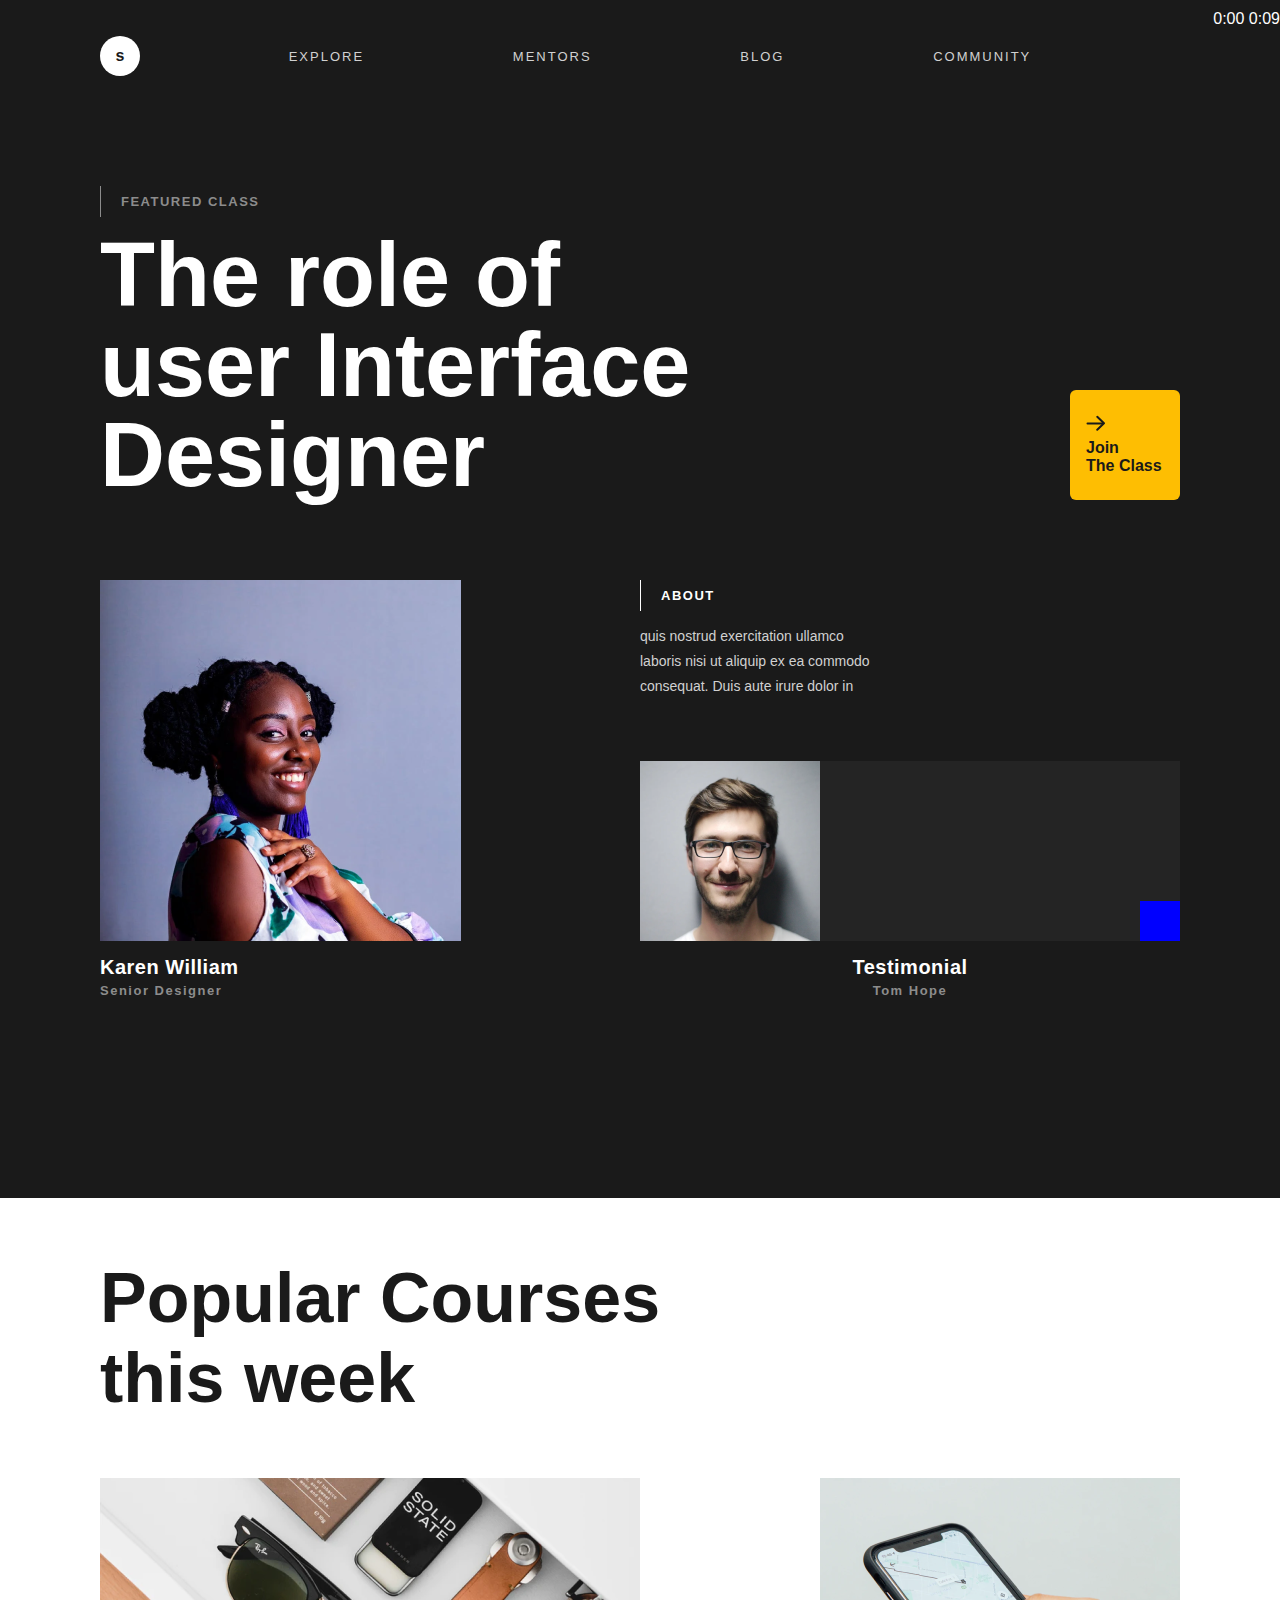
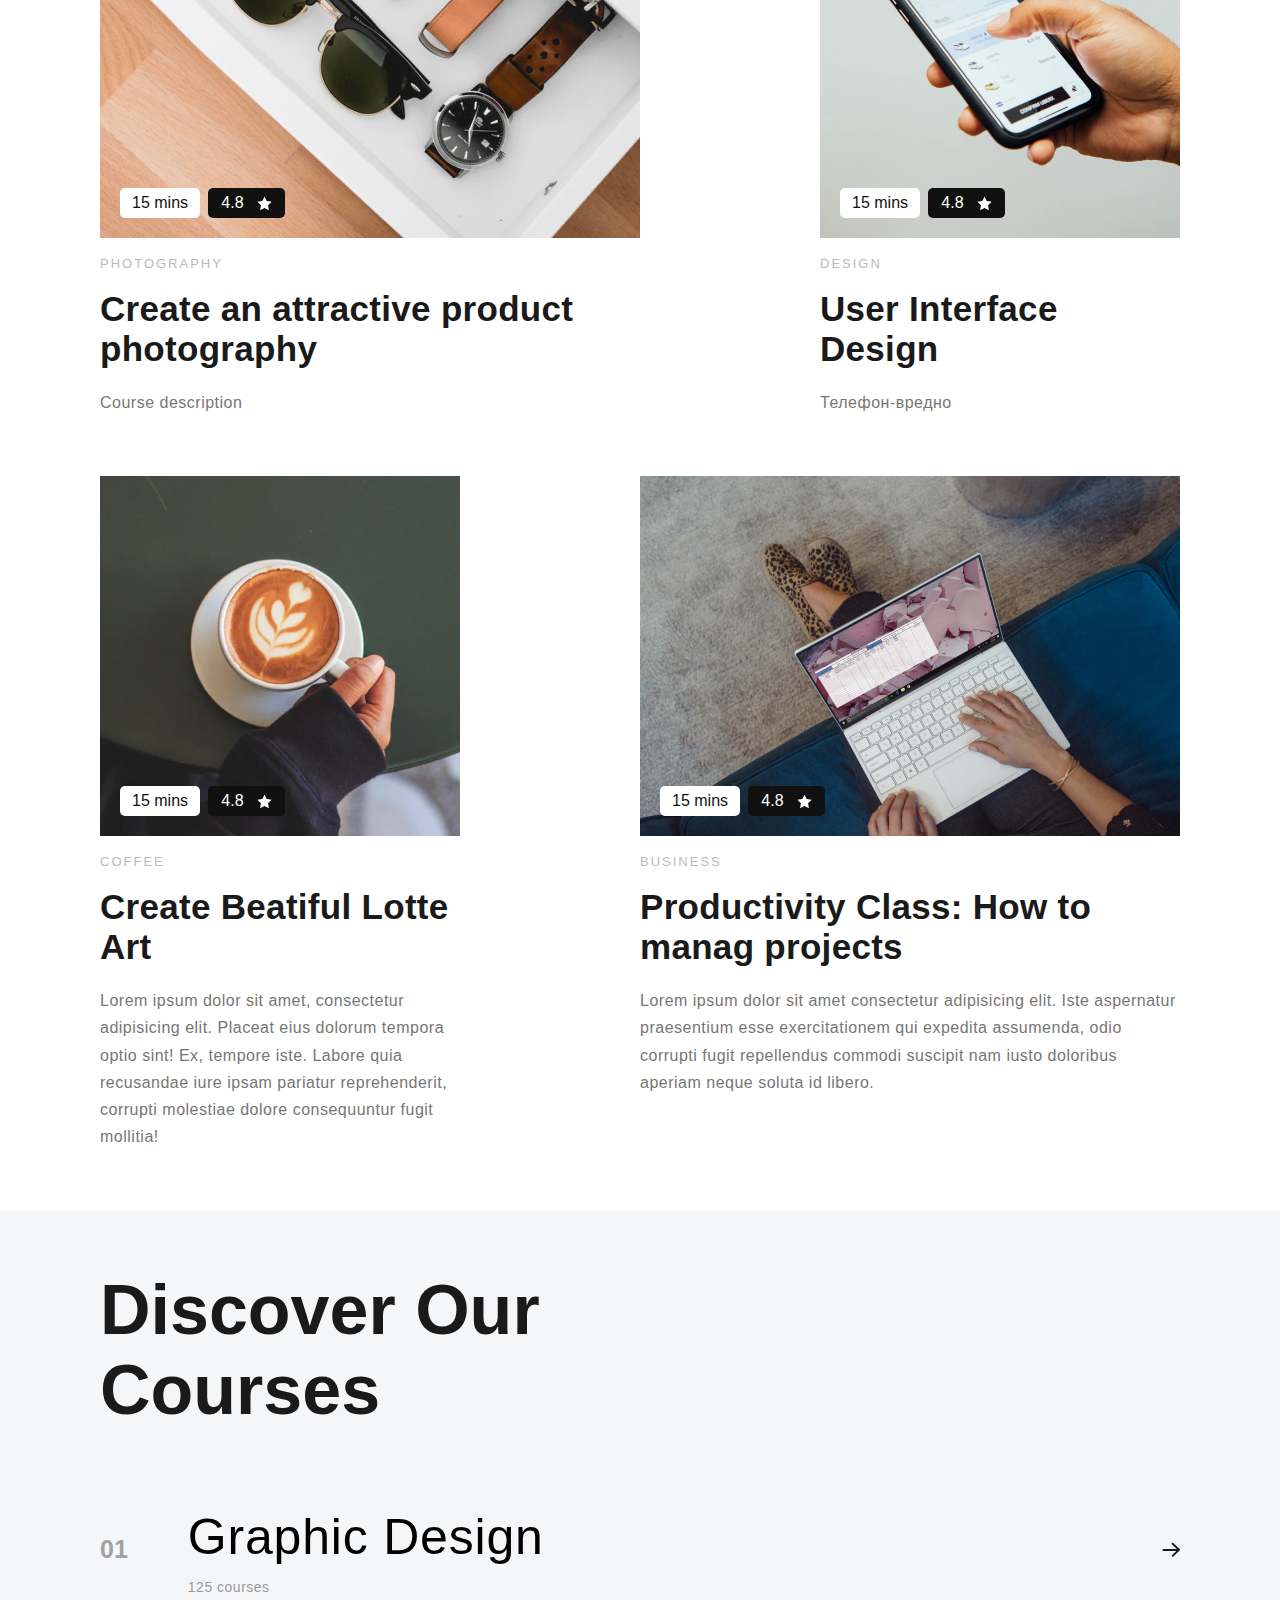
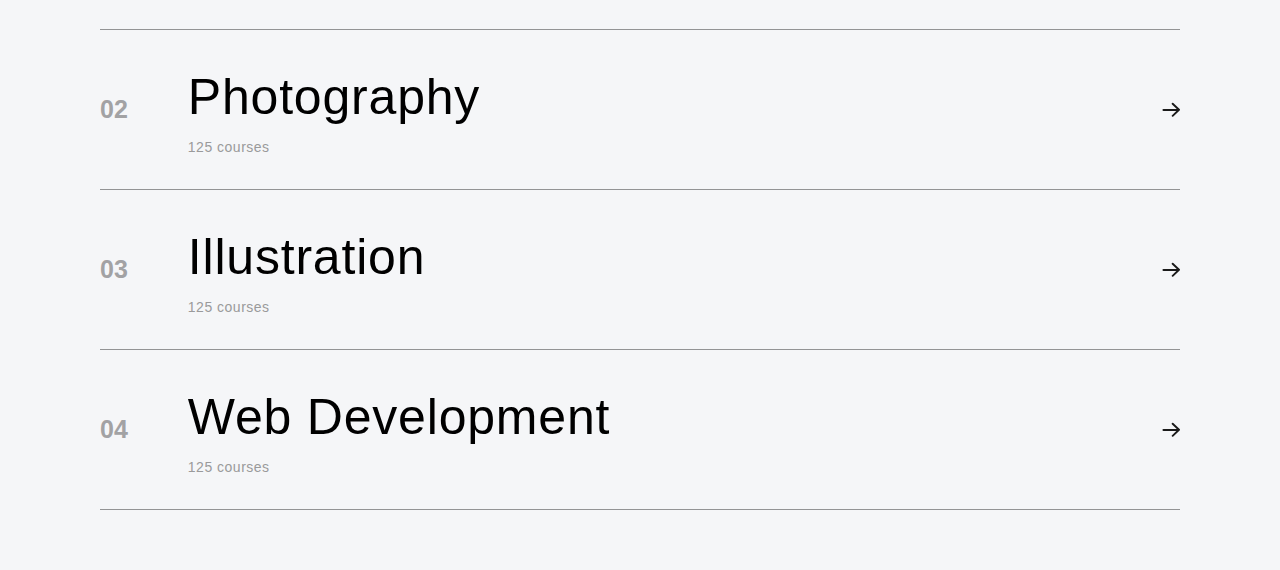
<file: index.html>
<!DOCTYPE html>
<html lang="en">
<head>
    <meta charset="UTF-8">
    <meta name="viewport" content="width=device-width, initial-scale=1.0">
    <title>Visitka</title>
    <link rel="stylesheet" href="style.css">
</head>
<body>
    <header class="header">
        <div class="container">
            <nav class="navigation">
                <a href="index.html" class="logo">s</a>
                <a href="/" class="mob-btn"></a>
                <ul class="navigation-holder">
                    <li class="nav-links"><a href="explore.html">Explore</a></li>
                    <li class="nav-links"><a href="mentors.html">Mentors</a></li>
                    <li class="nav-links"><a href="blog.html">Blog</a></li>
                    <li class="nav-links"><a href="community.html">Community</a></li>
                </ul>    
            </nav>
            <section class="header-title">
                <span class="header-subtitle-text">featured class</span>
                <h1 class="header-title-text">
                    The role of
                    user Interface
                    Designer
                </h1>
                <a href="" class="join"><img src="img/icons/arrow.svg" alt="">
                <span class="join-text">Join <br> The Class</span>
                </a>
            </section>
            <section class="header-info-block">
                <div class="card-info">
                    <img src="img/girl-avatar.png" alt="" class="card-info-img">
                    <h2 class="info-title">Karen William</h2>
                    <span class="info-subtitle">Senior Designer</span>
                </div>
                <div class="card-about">
                    <div class="about-text-wrapper">
                        <span class="about-subtitle-text">About</span>
                        <p class="about-desc">quis nostrud exercitation ullamco
                            laboris nisi ut aliquip ex ea commodo
                            consequat. Duis aute irure dolor in
                        </p>
                    </div>
                    <div class="audio-holder">
                        <div class="audio-block">
                            <img src="img/man-avatar.png" alt="">
                            <div class="audio-container">
                                <div class="control">
                                    <i class="fi-rr-play" id="playPause"></i>
                                </div>
                                <div id="wave"></div>
                            </div>
                        </div>
                    </div>
                    <div class="audio-author">

                    <div>
                    <h2 class="about-title">Testimonial</h2>
                    <span class="about-subtitle">Tom Hope</span>
                    </div>
                    <div class="time">
                        <span id="current">0:00</span>
                        <span id="duration">0:00</span>
                    </div>
                    </div>
                </div>
            </section>
        </div>
    </header>
    <main class="main-container">
        <div class="container">
            <section class="course">
                <h1 class="course-section-title">Popular Courses <br> this week</h1>

                <section class="course-row">
                    <div class="course-card card-big">
                        <div class="img-container img-card-1">
                            <span class="btn-time"> 15 mins</span>
                            <span class="btn-raiting">
                                4.8
                                <img src="img/icons/star.svg" width="15" height="15">
                            </span>
                        </div>
                        <div class="info-container">
                            <h4 class="course-category">PHOTOGRAPHY</h4>
                            <h2 class="course-title">Create an attractive product photography</h2>
                            <p class="course-desc">Course description</p>
                        </div>
                    </div>
                    <div class="course-card card-small">
                        <div class="img-container img-card-2">
                            <span class="btn-time">15 mins</span>
                            <span class="btn-raiting">
                                4.8
                                <img src="img/icons/star.svg" width="15" height="15">
                            </span>
                        </div>

                        <div class="info-container">
                            <h4 class="course-category">DESIGN</h4>

                            <h2 class="course-title">User Interface Design</h2>

                            <p class="course-desc">Телефон-вредно</p>

                        </div>
                    </div>
                </section>

                <section class="course-row">
                    <div class="course-card card-small">
                        <div class="img-container img-card-3">
                            <span class="btn-time">15 mins</span>
                            <span class="btn-raiting">
                                4.8
                                <img src="img/icons/star.svg" width="15" height="15">
                            </span>
                        </div>

                        <div class="info-container">
                            <h4 class="course-category">COFFEE</h4>

                            <h2 class="course-title">Create Beatiful Lotte Art</h2>

                            <p class="course-desc">Lorem ipsum dolor sit amet, consectetur adipisicing elit. Placeat eius dolorum tempora optio sint! Ex, tempore iste. Labore quia recusandae iure ipsam pariatur reprehenderit, corrupti molestiae dolore consequuntur fugit mollitia!</p>

                        </div>
                    </div>
                    <div class="course-card card-big">
                        <div class="img-container img-card-4">
                            <span class="btn-time"> 15 mins</span>
                            <span class="btn-raiting">
                                4.8
                                <img src="img/icons/star.svg" width="15" height="15">
                            </span>
                        </div>
                        <div class="info-container">
                            <h4 class="course-category">BUSINESS</h4>
                            <h2 class="course-title">Productivity Class: How to manag projects</h2>
                            <p class="course-desc">Lorem ipsum dolor sit amet consectetur adipisicing elit. Iste aspernatur praesentium esse exercitationem qui expedita assumenda, odio corrupti fugit repellendus commodi suscipit nam iusto doloribus aperiam neque soluta id libero.</p>
                        </div>
                    </div>
                </section>

            </section>
        </div>
    </main>

<footer class="footer">
    <div class="container">
        <section class="courses-info">

            <h1 class="course-info-title">Discover Our <br> Courses</h1>
            <section class="footer-row">
                <div class="left-block">
                    <h4 class="course-number">01</h4>
                    <div class=" course-block">
                        <h2 class="course-name">Graphic Design</h2>
                        <span class="course-count"> 125 courses</span>
                    </div>
                </div>
                <img src="img/icons/arrow.svg" width="18">
            </section>

            <section class="footer-row">
                <div class="left-block">
                    <h4 class="course-number">02</h4>
                    <div class=" course-block">
                        <h2 class="course-name">Photography</h2>
                        <span class="course-count"> 125 courses</span>
                    </div>
                </div>
                <img src="img/icons/arrow.svg" width="18">
            </section>
            <section class="footer-row">
                <div class="left-block">
                    <h4 class="course-number">03</h4>
                    <div class=" course-block">
                        <h2 class="course-name">Illustration</h2>
                        <span class="course-count"> 125 courses</span>
                    </div>
                </div>
                <img src="img/icons/arrow.svg" width="18">
            </section>

            <section class="footer-row">
                <div class="left-block">
                    <h4 class="course-number">04</h4>
                    <div class=" course-block">
                        <h2 class="course-name">Web Development</h2>
                        <span class="course-count"> 125 courses</span>
                    </div>
                </div>
                <img src="img/icons/arrow.svg" width="18">
            </section>
        </section>
    </div>
</footer>

    <script src="wavesurfer.js"></script>
    <script src="media.js"></script>
</body>
</html>
</file>
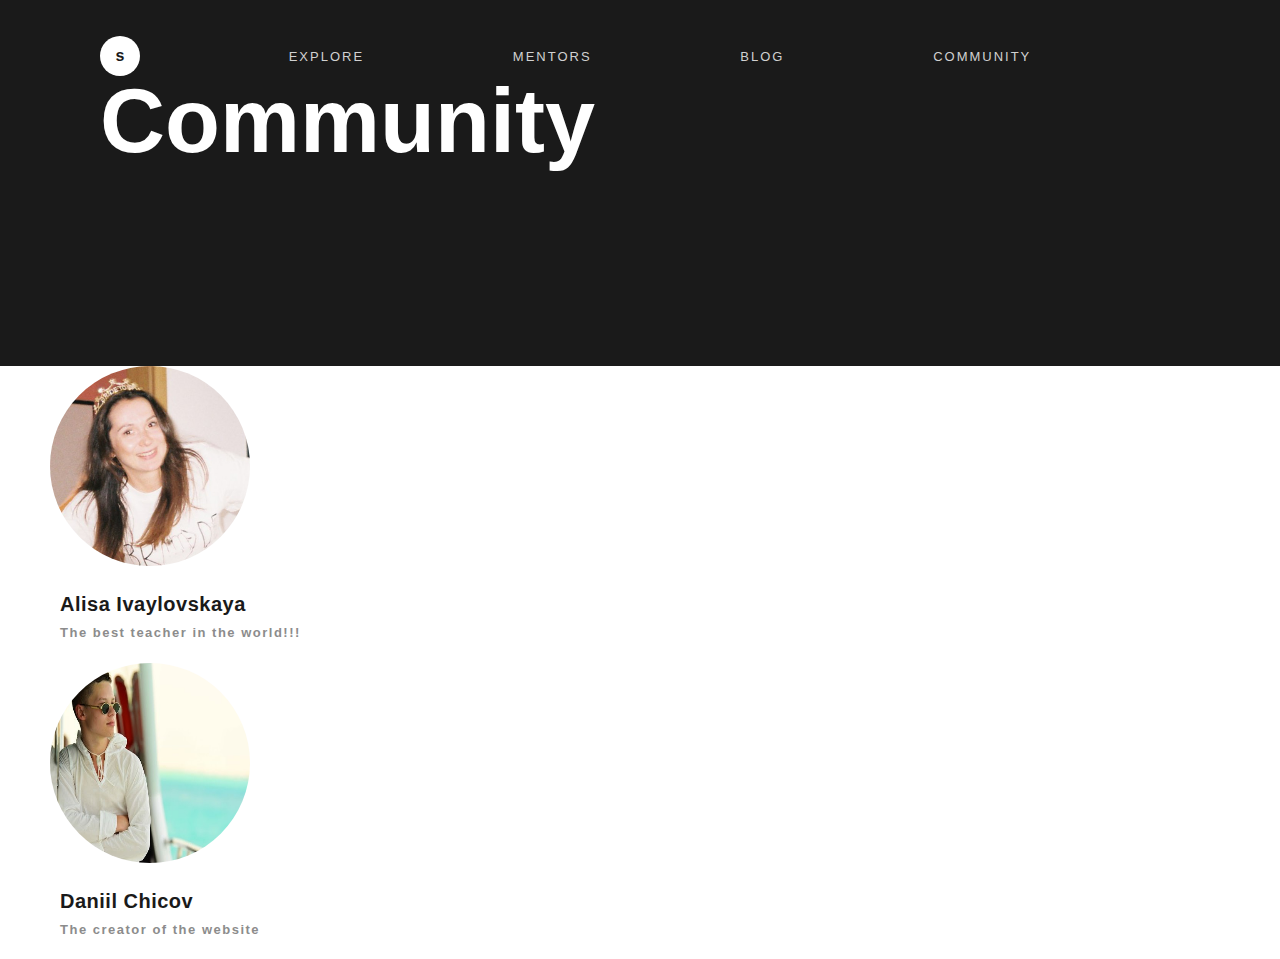
<file: community.html>
<!DOCTYPE html>
<html lang="en">
<head>
    <meta charset="UTF-8">
    <meta name="viewport" content="width=device-width, initial-scale=1.0">
    <title>Visitka</title>
    <link rel="stylesheet" href="style.css">
</head>
<body>
    <header class="header">
        <div class="container">
            <nav class="navigation">
                <a href="index.html" class="logo">s</a>
                <a href="/" class="mob-btn"></a>
                <ul class="navigation-holder">
                    <li class="nav-links"><a href="explore.html">Explore</a></li>
                    <li class="nav-links"><a href="mentors.html">Mentors</a></li>
                    <li class="nav-links"><a href="blog.html">Blog</a></li>
                    <li class="nav-links"><a href="community.html">Community</a></li>
                </ul>    
            </nav>
            <h1 class="header-title-text">
                Community
            </h1>
    </header>
    <section class="info-container">
        <div class="left-block">
            <div class="course-title">
                <img class="mentor-img" src="img/o.jpg">
                        <div class="course-block">
                            <h4 class="mentor-title">Alisa Ivaylovskaya</h4>
                            <span class="mentor-subtitle">The best teacher in the world!!!</span>
                        </div>
            </div>
        </div>
        <div class="left-block">
            <div class="course-title">
                <img class="mentor-img" src="img/p.jpg">
                <div class="course-block">
                    <h4 class="mentor-title">Daniil Chicov</h4>
                    <span class="mentor-subtitle">The creator of the website</span>
                </div>
            </div>
        </div>
    </section>
</div>
</body>
</file>
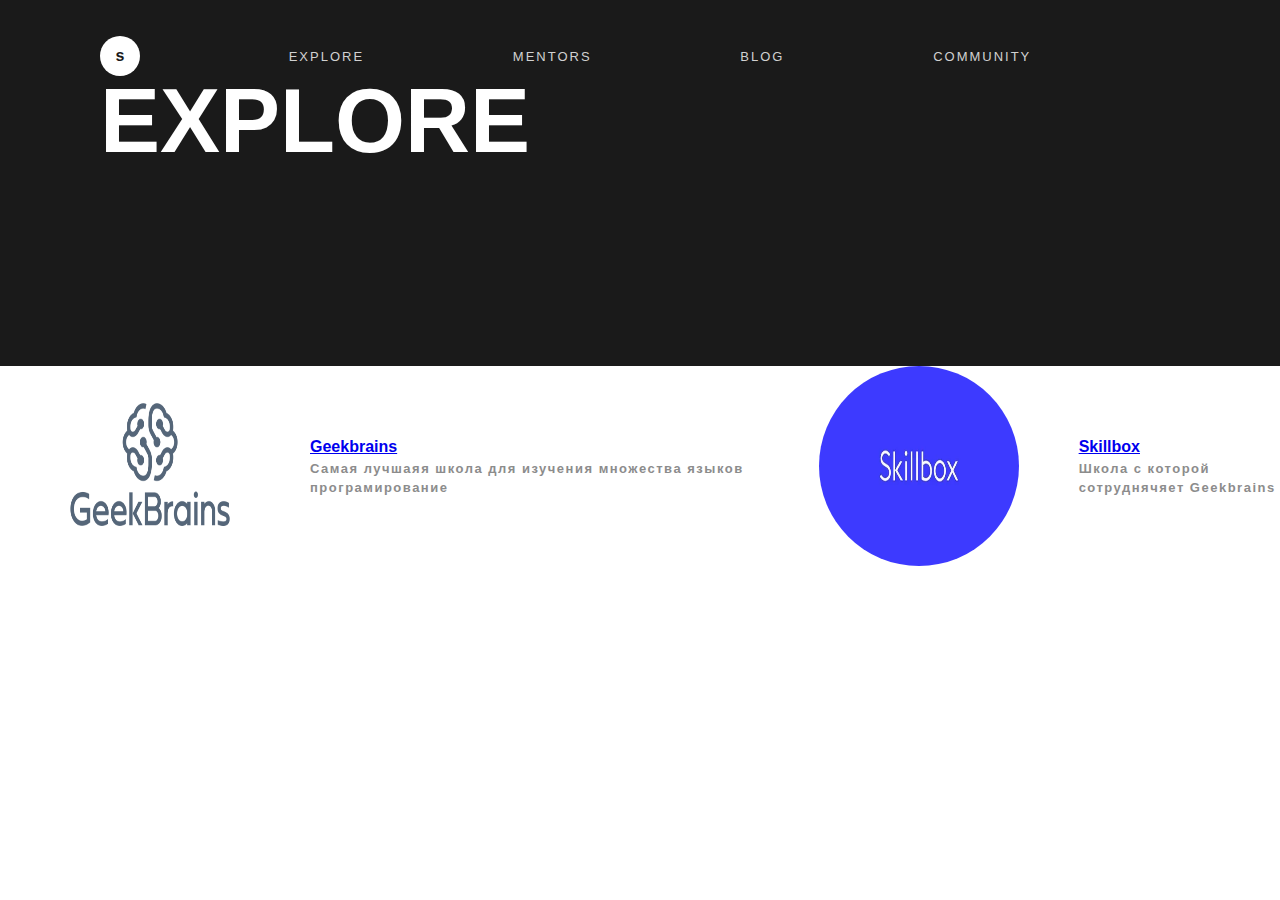
<file: explore.html>
<!DOCTYPE html>
<html lang="en">
<head>
    <meta charset="UTF-8">
    <meta name="viewport" content="width=device-width, initial-scale=1.0">
    <title>Visitka</title>
    <link rel="stylesheet" href="style.css">
</head>
<body>
    <header class="header">
        <div class="container">
            <nav class="navigation">
                <a href="index.html" class="logo">s</a>
                <a href="/" class="mob-btn"></a>
                <ul class="navigation-holder">
                    <li class="nav-links"><a href="explore.html">Explore</a></li>
                    <li class="nav-links"><a href="mentors.html">Mentors</a></li>
                    <li class="nav-links"><a href="blog.html">Blog</a></li>
                    <li class="nav-links"><a href="community.html">Community</a></li>
                </ul>    
            </nav>
            <h1 class="header-title-text">
                EXPLORE
            </h1>
    </header>
    <section class="info-container">
        <div class="left-block">
            <img class="mentor-img" src="img/geekbrains.png" alt="">
            <div class="course-block">
                <a href="https://gb.ru/"><h4 class="title">Geekbrains</h4></a>
                <span class="mentor-subtitle">Самая лучшаяя школа для изучения 
                    множества языков програмирование</span>
            </div>
        <div class="left-block">
            <img class="mentor-img" src="img/i.webp" alt="">
            <div class="course-block">
                <a href="https://skillbox.ru/sale/main/?utm_source=yandex&utm_medium=cpc&utm_campaign=all_all_yandex_cpc_poisk_sale_ru_brand_skillbox_86675624&utm_content=adg_5179625526%7Cad_13965453067%7Cph_47615222873%7Ckey_---autotargeting%7Cdev_desktop%7Cpst_premium_1%7Crgnid_10841_Ярославская%20область%7Cplacement_none%7Ccreative_%7Bcreative_name%7D&utm_term=-
                --autotargeting%2F&yclid=527745065873309695"><h4 class="title">Skillbox</h4></a>
                <span class="mentor-subtitle">Школа с которой сотруднячяет Geekbrains</span>
            </div>
        </div>

    </section>

        </div>



    
</body>
</file>
<file: style.css>
@import url('https://cdn-uicons.flaticon.com/uicons-regular-rounded/css/uicons-regular-rounded.css');
* {
    box-sizing: border-box;
    margin: 0;
    font-family: Arial, Helvetica, sans-serif;
}

.container {
    max-width: 1080px;
    margin: 0 auto;
}

.header {
    background-color: #1a1a1a;
    padding-top: 36px;
    padding-bottom: 200px;
}

.navigation {
    display: flex;
    justify-content: space-between;
    align-items: center;
}

.logo {
    width: 40px;
    height: 40px;
    border-radius: 50%;
    background-color: #fff;
    display: flex;
    justify-content: center;
    align-items: center;
    text-decoration: none;
    color: #1a1a1a;
    font-weight: bold;
}

.navigation-holder {
    list-style-type: none;
    padding: 0;
    display: flex;
    flex-grow: 1;
    justify-content: space-evenly;
}

.nav-links a {
    text-decoration: none;
    color: #d1d1d1;
    text-transform: uppercase;
    letter-spacing: 2px;
    font-size: 13px;
}

.header-title {
    margin-top: 110px;
    margin-bottom: 80px;
    position: relative;
}

.header-subtitle-text {
    display: inline-block;
    border-left: 1px solid #8c8c8c;
    padding: 8px 0 8px 20px;
    color: #8c8c8c;
    font-weight: bold;
    text-transform: uppercase;
    font-size: 13px;
    margin-bottom: 13px;
    letter-spacing: 1.5px;
}

.header-title-text {
    font-size: 90px;
    font-weight: bold;
    color: #fff;
    max-width: 620px;
    line-height: 1;
}

.join {
    background-color: #FEBE02;
    position: absolute;
    right: 0;
    bottom: 0;
    width:  110px;
    height: 110px;
    padding: 16px;
    display: flex;
    flex-direction: column;
    justify-content: space-evenly;
    align-items: flex-start;
    text-decoration: none;
    color: #1a1a1a;
    font-weight: bold;
    border-radius: 6px;
}

.header-info-block {
    display: flex;
    justify-content: space-between;
}

.card-info {
    max-width: 361px;
}

.card-info-img {
    display: flex;
}

.info-title {
    font-size: 20px;
    font-weight: bold;
    color: #fff;
    letter-spacing: 0.5px;
    margin-top: 15px;
    margin-bottom: 4px;
}

.info-subtitle {
    font-size: 13px;
    color: #8c8c8c;
    font-weight: bold;
    letter-spacing: 1.5px;
    display: block;
}

.about-subtitle-text {
    display: inline-block;
    border-left: 1px solid #fff;
    padding: 8px 0 8px 20px;
    color: #fff;
    font-weight: bold;
    text-transform: uppercase;
    font-size: 13px;
    letter-spacing: 1.5px;
    margin-bottom: 13px;
}

.about-desc {
    color: #d1d1d1;
    max-width: 240px;
    font-size: 14px;
    line-height: 1.8;
}


.audio-holder {
    width: 540px;
}

.audio-block {
    background-color: #242424;
    display: flex;
    margin-top: 61px;
}

.audio-container {
    display:  flex;
    align-items: center;
    justify-content: center;
    flex: 1;
    position: relative;
    padding: 0 34px;
}

.audio-detail {
    flex: 1;
}

.control {
    position: absolute;
    right: 0;
    bottom: 0;
}

.control i {
    width: 40px;
    height: 40px;
    display: flex;
    justify-content: center;
    align-items: center;
    font-size: 1.25rem;
    background-color: blue;
    color: white;
    cursor: pointer;
}

.audio-autgot {
    display: flex;
    justify-content: center;
    position: relative;
}

.time {
    color: #fff;
    position: absolute;
    top: 10px;
    right: 0;
}


.play-btn {
    display: flex;
    background-color: blue;
    width: 40px;
    height: 40px;
    align-items: center;
    justify-content: center;
    position:absolute;
    right: 0;
    bottom: 0;
}

.about-title { 
    font-size: 20px;
    font-weight: bold;
    color: #fff;
    letter-spacing: 0.5px;
    margin-top: 15px;
    margin-bottom: 4px;
    text-align: center;
}

.about-subtitle {
    font-size: 13px;
    color: #8c8c8c;
    font-weight: bold;
    letter-spacing: 1.5px;
    text-align: center;
    display: block;
}

.course-section-title {
    font-weight: 600;
    font-size: 70px;
    color: #1a1a1a;
    margin: 60px 0;
}

.course-row {
    display: flex;
    justify-content: space-between;
    margin-bottom: 60px;
}

.card-big {
    width: 540px;
}

.card-small {
    width: 360px;
}

.img-container {
    background-size: cover;
    background-position: center;
    background-repeat: no-repeat;
    height: 360px;
    display: flex;
    flex-direction: row;
    align-items: flex-end;
    padding-bottom: 20px;
    padding-left: 20px;
}



.btn-time {
    background-color: #fff;
    border-radius: 5px;
    color: #111;
    padding: 6px 12px;
    display: inline-block;
    margin-right: 8px;
}

.btn-raiting {
    width: 77px;
    background-color: #111;
    border-radius: 5px;
    color: #fff;
    padding: 6px 0px;
    display: inline-flex;
    align-items: center;
    justify-content: space-evenly;
}

.course-category {
    font-size: 13px;
    letter-spacing: 2px;
    color: #bababa;
    font-weight: 400;
    margin: 18px 0;
}

.course-title {
    font-size: 35px;
    font-weight: bold;
    letter-spacing: 0.3px;
    color: #1a1a1a;
    margin-bottom: 20px;
}


.course-desc {
    font-size: 16px;
    font-weight: 400;
    color: #767676;
    line-height: 1.7;
    letter-spacing: 0.5px;
}

.img-card-1 {background-image: url(img/card-1.png);}
.img-card-2 {background-image: url(img/card-2.png);}
.img-card-3 {background-image: url(img/card-3.png);}
.img-card-4 {background-image: url(img/card-4.png);}


.footer {
    background-color: #f5f6f8;
    padding: 60px 0;
}

.course-info-title {
    font-weight: 600;
    font-size: 70px;
    color: #1a1a1a;
    padding-bottom: 40px;
}

.footer-row {
    display: flex;
    justify-content: space-between;
    align-items: center;
    border-bottom: 1px solid #939495;
    padding: 30px 0;
}

.left-block {
    display: flex;
    align-items: center;
}

.course-number {
    font-style: normal;
    font-weight: 600;
    font-size: 25px;
    color: #a2a2a4;
}

.course-block {
    margin-left: 60px;
    line-height: 1.5;
}

.course-name {
    font-style: normal;
    font-weight: 400;
    font-size: 50px;
    letter-spacing: 0.8px;
    color: #000000;
}

.course-count {
    font-style: normal;
    font-weight: 400;
    font-size: 14px;
    letter-spacing: 0.5px;
    color: #9a9a9b;  ;
}

.mob-btn {
    display: none;
}



@media (max-width: 1120px){
.container{
    padding: 0 20px;
}
}

@media (max-width: 992px){
.header-info-block {
    flex-direction: column;
}
.card-about {
    align-self: flex-end;
    margin-top: 60px;
}
.audio-container {
    order: -1;
}
.course-row{
    flex-wrap: wrap;
    margin-bottom: 0;
}
.course-card{
    display: flex;
    margin-bottom: 60px;
}
.card-big, .card-small {
    width: 100%;
}
.img-container, .info-container{
    width: 50%;
}
.img-card-1, .img-card-3{
    margin-right: 40px;

}
.img-card-2, .img-card-4{
    margin-left: 40px;
    order: 2;
    
}
}

@media (max-width: 756px){
    .course-card {
        flex-direction: column;
    }
    .img-card-2, .img-card-4, .img-card-1, .img-card-3{
        margin: 0;
    }
.img-container, .info-container{
    width: 100%;
}
.img-card-2, .img-card-4{
    order: -1;
}
}

@media (max-width: 578px){
    .navigation-holder{
        display: none;
    }
.mob-btn {
    display: inline-block;
    text-decoration: none;
    font-size: 60px;
    color: #fff;
}
.header-title-text{
    font-size: 60px;
}
.join {
    display: none;
}
.card-info-img{
    max-width: 100%;
}
.audio-holder, .card-about{
    width: 100%;
}
.audio-block img {
    display: none;
}
.audio-container{
    padding: 0 42px 0 0;
}
.control i {
    height: 48px;
}
.course-name {
    font-size: 24px;
}
}


.mentor-img {
    border-radius: 50%;
    width: 200px;
    height: 200px;
    margin-left: 50px;
}

.mentor-title {
    font-size: 20px;
    font-weight: bold;
    color: #1a1a1a;
    letter-spacing: 0.5px;
    margin-top: 15px;
    margin-bottom: 4px;
}

.mentor-subtitle {
    font-size: 13px;
    color: #8c8c8c;
    font-weight: bold;
    letter-spacing: 1.5px;
    display: block;
}
</file>
